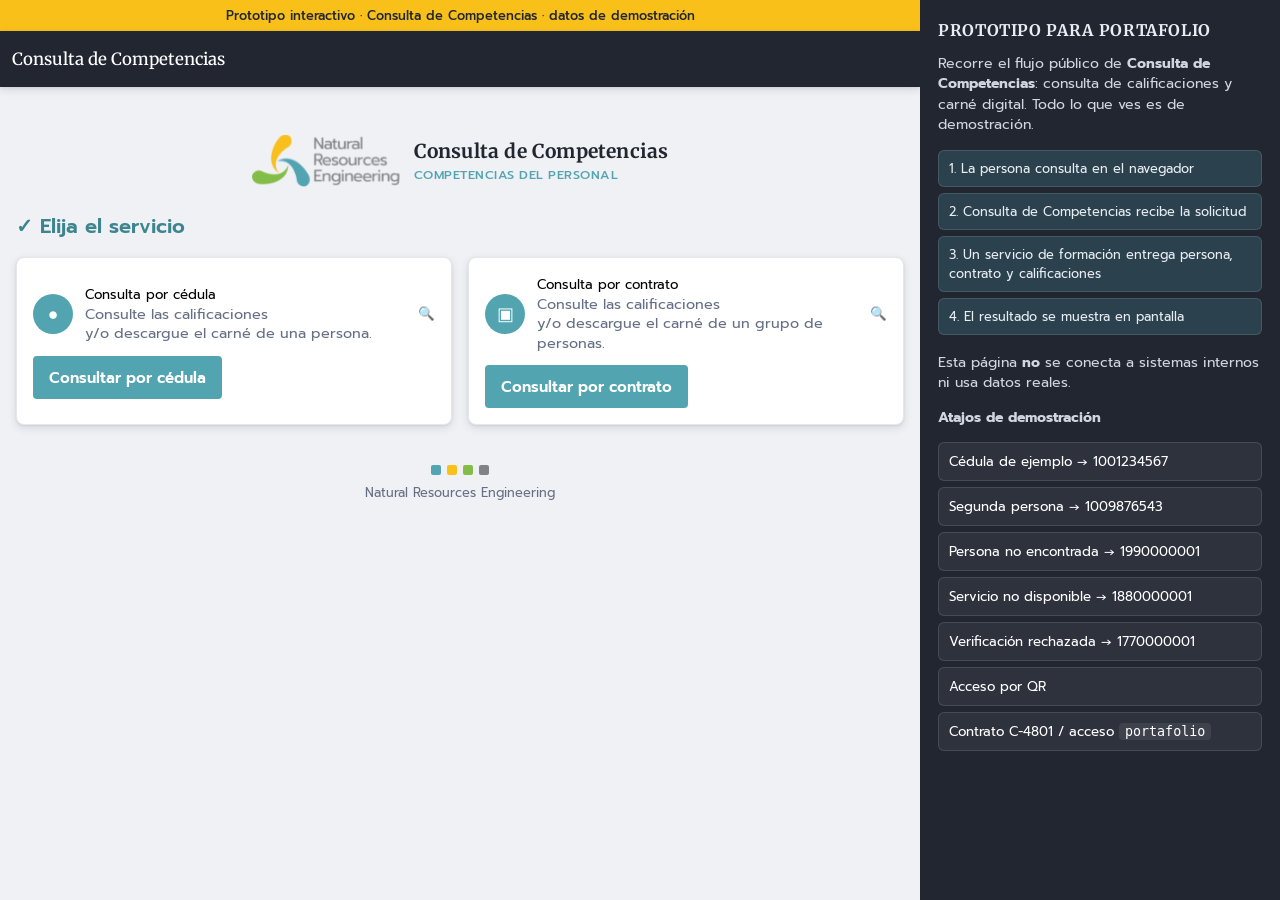
<file: index.html>
<!DOCTYPE html>
<html lang="es">
<head>
  <meta charset="utf-8" />
  <meta name="viewport" content="width=device-width, initial-scale=1" />
  <meta name="description" content="Prototipo interactivo de Consulta de Competencias: consulta de calificaciones y carné digital. Datos de demostración. Natural Resources Engineering." />
  <title>Consulta de Competencias — prototipo NRE</title>
  <link rel="preconnect" href="https://fonts.bunny.net" />
  <link href="https://fonts.bunny.net/css?family=prompt:400,500,600,700|merriweather:400,700|merriweather-sans:400,600" rel="stylesheet" />
  <link rel="icon" href="img/nre-logo-dark.svg" type="image/svg+xml" />
  <link rel="stylesheet" href="css/prototype.css" />
</head>
<body>
  <div class="app-shell">
    <main id="app"></main>
    <aside id="guide" class="guide" aria-label="Guia del prototipo"></aside>
  </div>
  <button type="button" class="fab-guide" id="guide-toggle" aria-controls="guide" aria-expanded="false">
    Flujo y atajos
  </button>
  <div id="toast" class="toast hidden" role="status"></div>
  <script src="js/data.js"></script>
  <script src="js/app.js"></script>
</body>
</html>
</file>
<file: css/prototype.css>
:root {
  --teal: #52a4b1;
  --teal-dark: #3d8490;
  --yellow: #f9c01a;
  --lime: #83bd47;
  --navy: #212631;
  --slate: #373f4e;
  --muted: #667085;
  --grey-tile: #818284;
  --page: #f0f1f5;
  --blue: #3d8490;
  --blue-800: #2c6d78;
  --red: #c62828;
  --orange: #ef6c00;
  --grey-50: #fafafa;
  --grey-100: #f5f5f5;
  --grey-200: #e5e7eb;
  --grey-600: #667085;
  --grey-800: #373f4e;
  --shadow: 0 3px 8px rgba(33, 38, 49, 0.12), 0 1px 3px rgba(33, 38, 49, 0.08);
  --radius: 8px;
  --font: Prompt, "Merriweather Sans", Helvetica, Arial, sans-serif;
  --font-serif: Merriweather, Georgia, serif;
}

*,
*::before,
*::after {
  box-sizing: border-box;
}

html,
body {
  margin: 0;
  min-height: 100%;
  font-family: var(--font);
  background: var(--page);
  color: var(--navy);
}

button,
input,
select {
  font-family: inherit;
}

a {
  color: var(--teal-dark);
}

.app-shell {
  min-height: 100vh;
  display: grid;
  grid-template-columns: 1fr min(360px, 34vw);
}

.app-shell.guide-collapsed {
  grid-template-columns: 1fr;
}

.product {
  min-width: 0;
  position: relative;
}

.topbar {
  background: var(--navy);
  color: #fff;
  display: flex;
  align-items: center;
  gap: 8px;
  min-height: 56px;
  padding: 0 12px;
  box-shadow: var(--shadow);
}

.topbar h1,
.topbar .title {
  font-size: 1.05rem;
  font-weight: 500;
  margin: 0;
  flex: 1;
  font-family: var(--font-serif);
}

.icon-btn {
  border: 0;
  background: transparent;
  color: inherit;
  width: 44px;
  height: 44px;
  border-radius: 50%;
  cursor: pointer;
  font-size: 1.3rem;
}

.icon-btn:hover {
  background: rgba(255, 255, 255, 0.12);
}

.icon-btn:focus-visible,
.btn:focus-visible,
.linkish:focus-visible,
.option-card:focus-visible {
  outline: 3px solid var(--yellow);
  outline-offset: 2px;
}

.page {
  padding: 24px 16px 48px;
  max-width: 980px;
  margin: 0 auto;
}

.logo-row {
  display: flex;
  justify-content: center;
  margin: 1.5rem 0 0.5rem;
}

.wordmark {
  display: inline-flex;
  align-items: center;
  gap: 14px;
  color: var(--navy);
  text-align: left;
}

.wordmark .nre-logo {
  height: 52px;
  width: auto;
  display: block;
}

.wordmark-text {
  display: flex;
  flex-direction: column;
  gap: 2px;
}

.product-name {
  font-family: var(--font-serif);
  font-weight: 700;
  font-size: 1.2rem;
  letter-spacing: 0.01em;
  color: var(--navy);
}

.product-tag {
  font-size: 0.78rem;
  font-weight: 500;
  color: var(--teal);
  letter-spacing: 0.04em;
  text-transform: uppercase;
}

.wordmark.on-dark .product-name,
.wordmark.on-dark .product-tag {
  color: #fff;
}

.wordmark.on-dark .product-tag {
  color: var(--yellow);
}

.service-label {
  display: flex;
  align-items: center;
  gap: 8px;
  color: var(--teal-dark);
  font-size: 1.25rem;
  margin: 1.5rem 0 1rem;
  font-weight: 600;
}

.options {
  display: flex;
  gap: 16px;
  flex-wrap: wrap;
}

.option-card {
  background: #fff;
  border: 1px solid var(--grey-200);
  border-radius: var(--radius);
  box-shadow: var(--shadow);
  padding: 16px;
  min-width: 280px;
  flex: 1;
  text-align: left;
  cursor: pointer;
}

.option-card .row {
  display: flex;
  justify-content: space-between;
  gap: 12px;
  align-items: center;
}

.avatar {
  width: 40px;
  height: 40px;
  border-radius: 50%;
  background: var(--teal);
  color: #fff;
  display: grid;
  place-items: center;
  flex-shrink: 0;
  font-size: 1.1rem;
}

.muted {
  color: var(--grey-600);
  font-size: 0.9rem;
  line-height: 1.35;
}

.btn {
  border: 0;
  border-radius: 4px;
  padding: 10px 16px;
  cursor: pointer;
  font-weight: 600;
  font-size: 0.95rem;
}

.btn:disabled {
  opacity: 0.45;
  cursor: not-allowed;
}

.btn-primary {
  background: var(--teal);
  color: #fff;
}

.btn-primary:hover:not(:disabled) {
  background: var(--teal-dark);
}

.btn-secondary {
  background: transparent;
  color: var(--teal-dark);
  border: 1px solid var(--teal);
}

.btn-text {
  background: transparent;
  color: var(--teal-dark);
}

.field {
  display: flex;
  flex-direction: column;
  gap: 6px;
  margin: 12px 0;
}

.field label {
  font-size: 0.8rem;
  color: var(--grey-600);
}

.field input {
  border: 1px solid #bdbdbd;
  border-radius: 4px;
  padding: 12px 14px;
  font-size: 1rem;
  min-width: 18rem;
}

.center-stack {
  display: flex;
  flex-direction: column;
  align-items: center;
  gap: 16px;
}

.recaptcha-box {
  border: 1px solid #d3d3d3;
  background: #f9f9f9;
  border-radius: 3px;
  padding: 12px 16px;
  display: flex;
  align-items: center;
  gap: 12px;
  width: 304px;
  box-shadow: 0 0 4px rgba(0, 0, 0, 0.08);
}

.recaptcha-box input {
  width: 22px;
  height: 22px;
}

.recaptcha-brand {
  margin-left: auto;
  font-size: 0.65rem;
  color: #555;
  text-align: right;
  line-height: 1.2;
}

.card {
  background: #fff;
  border: 1px solid var(--grey-200);
  border-radius: var(--radius);
  box-shadow: var(--shadow);
  padding: 16px;
}

.person-card .head {
  display: flex;
  gap: 12px;
  align-items: center;
}

.qual-item {
  display: flex;
  justify-content: space-between;
  gap: 12px;
  padding: 10px 0;
  border-bottom: 1px solid var(--grey-200);
}

.qual-item:last-child {
  border-bottom: 0;
}

.status-ok {
  color: #5a8f2f;
}

.status-warn {
  color: var(--orange);
}

.status-bad {
  color: var(--red);
}

.chip-row {
  display: flex;
  flex-wrap: wrap;
  gap: 8px;
  margin: 12px 0;
}

.chip {
  border: 1px solid var(--teal);
  background: #e8f4f6;
  color: var(--teal-dark);
  border-radius: 16px;
  padding: 4px 12px;
  cursor: pointer;
  font-size: 0.85rem;
}

.chip.off {
  background: #fff;
  color: var(--grey-600);
  border-color: #bdbdbd;
}

.breadcrumbs {
  font-size: 0.9rem;
  margin-bottom: 12px;
}

.breadcrumbs button {
  background: none;
  border: 0;
  color: var(--teal-dark);
  cursor: pointer;
  padding: 0;
}

.modal-backdrop {
  position: fixed;
  inset: 0;
  background: rgba(33, 38, 49, 0.55);
  display: grid;
  place-items: center;
  z-index: 40;
  padding: 16px;
}

.modal {
  background: #fff;
  border-radius: var(--radius);
  box-shadow: var(--shadow);
  padding: 24px;
  width: min(400px, 100%);
}

.splash {
  position: fixed;
  inset: 0;
  background: var(--navy);
  color: #fff;
  display: grid;
  place-items: center;
  z-index: 50;
}

.guide {
  background: var(--navy);
  color: #e8edf2;
  padding: 20px 18px 32px;
  overflow: auto;
  max-height: 100vh;
  position: sticky;
  top: 0;
}

.guide h2 {
  font-size: 1rem;
  margin: 0 0 8px;
  letter-spacing: 0.04em;
  text-transform: uppercase;
  font-family: var(--font-serif);
}

.guide p,
.guide li {
  font-size: 0.88rem;
  line-height: 1.45;
  color: #d1d5de;
}

.guide code,
.kbd {
  font-family: ui-monospace, Consolas, monospace;
  background: rgba(255, 255, 255, 0.08);
  padding: 1px 6px;
  border-radius: 4px;
  color: #fff;
}

.guide .flow {
  display: grid;
  gap: 6px;
  margin: 12px 0 18px;
}

.guide .flow span {
  background: rgba(82, 164, 177, 0.22);
  border: 1px solid rgba(255, 255, 255, 0.12);
  border-radius: 6px;
  padding: 8px 10px;
  font-size: 0.8rem;
}

.hint-btn {
  display: block;
  width: 100%;
  text-align: left;
  margin: 6px 0;
  background: rgba(255, 255, 255, 0.06);
  color: #fff;
  border: 1px solid rgba(255, 255, 255, 0.12);
  border-radius: 6px;
  padding: 8px 10px;
  cursor: pointer;
}

.fab-guide {
  position: fixed;
  right: 16px;
  bottom: 16px;
  z-index: 30;
  display: none;
  background: var(--navy);
  color: #fff;
  border: 0;
  border-radius: 24px;
  padding: 10px 16px;
  box-shadow: var(--shadow);
  cursor: pointer;
}

.unavailable {
  text-align: center;
  padding: 12vh 20px;
}

.qr {
  display: grid;
  grid-template-columns: repeat(21, 1fr);
  width: 126px;
  height: 126px;
  background: #fff;
  padding: 6px;
  border: 1px solid #ddd;
}

.qr i {
  width: 100%;
  height: 100%;
  background: transparent;
}

.qr i.on {
  background: var(--navy);
}

.id-card {
  width: 220px;
  min-height: 340px;
  background: linear-gradient(180deg, #dceef1 0%, #fff 40%);
  border: 1px solid #b7d5db;
  border-radius: 8px;
  padding: 12px;
  text-align: center;
  box-shadow: var(--shadow);
}

.id-card .name {
  color: var(--teal-dark);
  font-weight: 700;
  font-size: 0.85rem;
  margin-top: 8px;
}

.toast {
  position: fixed;
  left: 50%;
  bottom: 24px;
  transform: translateX(-50%);
  background: var(--slate);
  color: #fff;
  padding: 12px 18px;
  border-radius: 4px;
  z-index: 45;
}

.loading {
  position: absolute;
  inset: 0;
  background: rgba(240, 241, 245, 0.55);
  display: grid;
  place-items: center;
  z-index: 20;
}

.spinner {
  width: 36px;
  height: 36px;
  border: 3px solid #cfe4e8;
  border-top-color: var(--teal);
  border-radius: 50%;
  animation: spin 0.7s linear infinite;
}

@keyframes spin {
  to {
    transform: rotate(360deg);
  }
}

.stepper {
  display: flex;
  justify-content: center;
  gap: 24px;
  margin: 12px 0 20px;
  font-size: 0.85rem;
  color: var(--grey-600);
}

.stepper .active {
  color: var(--teal-dark);
  font-weight: 700;
}

.actions {
  display: flex;
  gap: 8px;
  flex-wrap: wrap;
  margin-top: 12px;
}

.filter-panel {
  background: #fff;
  border: 1px solid var(--grey-200);
  border-radius: var(--radius);
  padding: 12px;
  margin-bottom: 12px;
}

.hidden {
  display: none !important;
}

@media print {
  .guide,
  .fab-guide,
  .demo-banner,
  .topbar,
  .breadcrumbs,
  .actions,
  .filter-panel {
    display: none !important;
  }

  .app-shell {
    display: block;
  }
}

.demo-banner {
  background: var(--yellow);
  color: var(--navy);
  font-size: 0.8rem;
  padding: 6px 12px;
  text-align: center;
  font-weight: 500;
}

.site-foot {
  margin-top: 40px;
  text-align: center;
  color: var(--muted);
  font-size: 0.8rem;
}

.brand-dots {
  display: flex;
  gap: 6px;
  justify-content: center;
  margin-bottom: 8px;
}

.brand-dots i {
  width: 10px;
  height: 10px;
  border-radius: 2px;
}

.brand-dots .d1 {
  background: var(--teal);
}

.brand-dots .d2 {
  background: var(--yellow);
}

.brand-dots .d3 {
  background: var(--lime);
}

.brand-dots .d4 {
  background: var(--grey-tile);
}

@media (max-width: 960px) {
  .app-shell,
  .app-shell.guide-collapsed {
    grid-template-columns: 1fr;
  }

  .guide {
    position: fixed;
    inset: auto 0 0 0;
    max-height: 55vh;
    z-index: 35;
    transform: translateY(100%);
    transition: transform 0.2s ease;
  }

  .guide.open {
    transform: translateY(0);
  }

  .fab-guide {
    display: block;
  }

  .options {
    flex-direction: column;
  }

  .field input {
    min-width: 0;
    width: 100%;
  }

  .wordmark .nre-logo {
    height: 42px;
  }

  .product-name {
    font-size: 1.05rem;
  }
}
</file>
